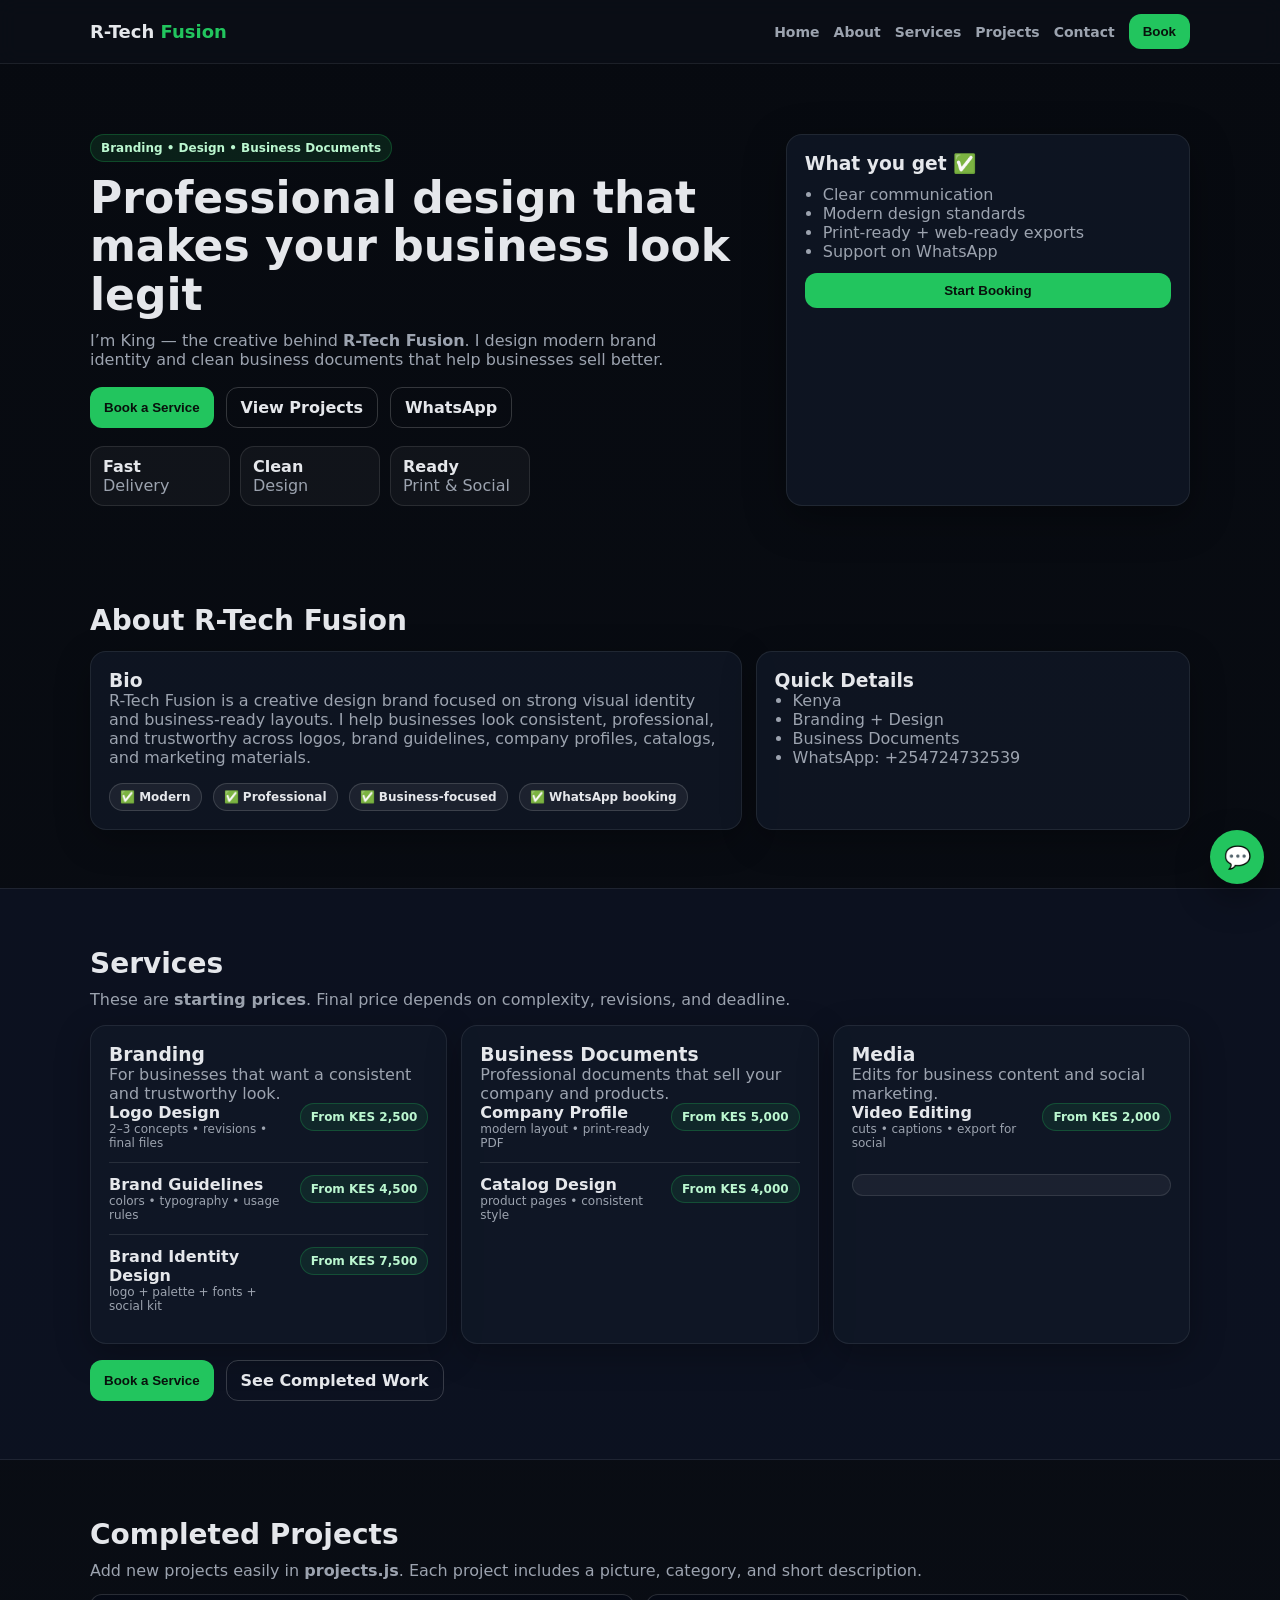
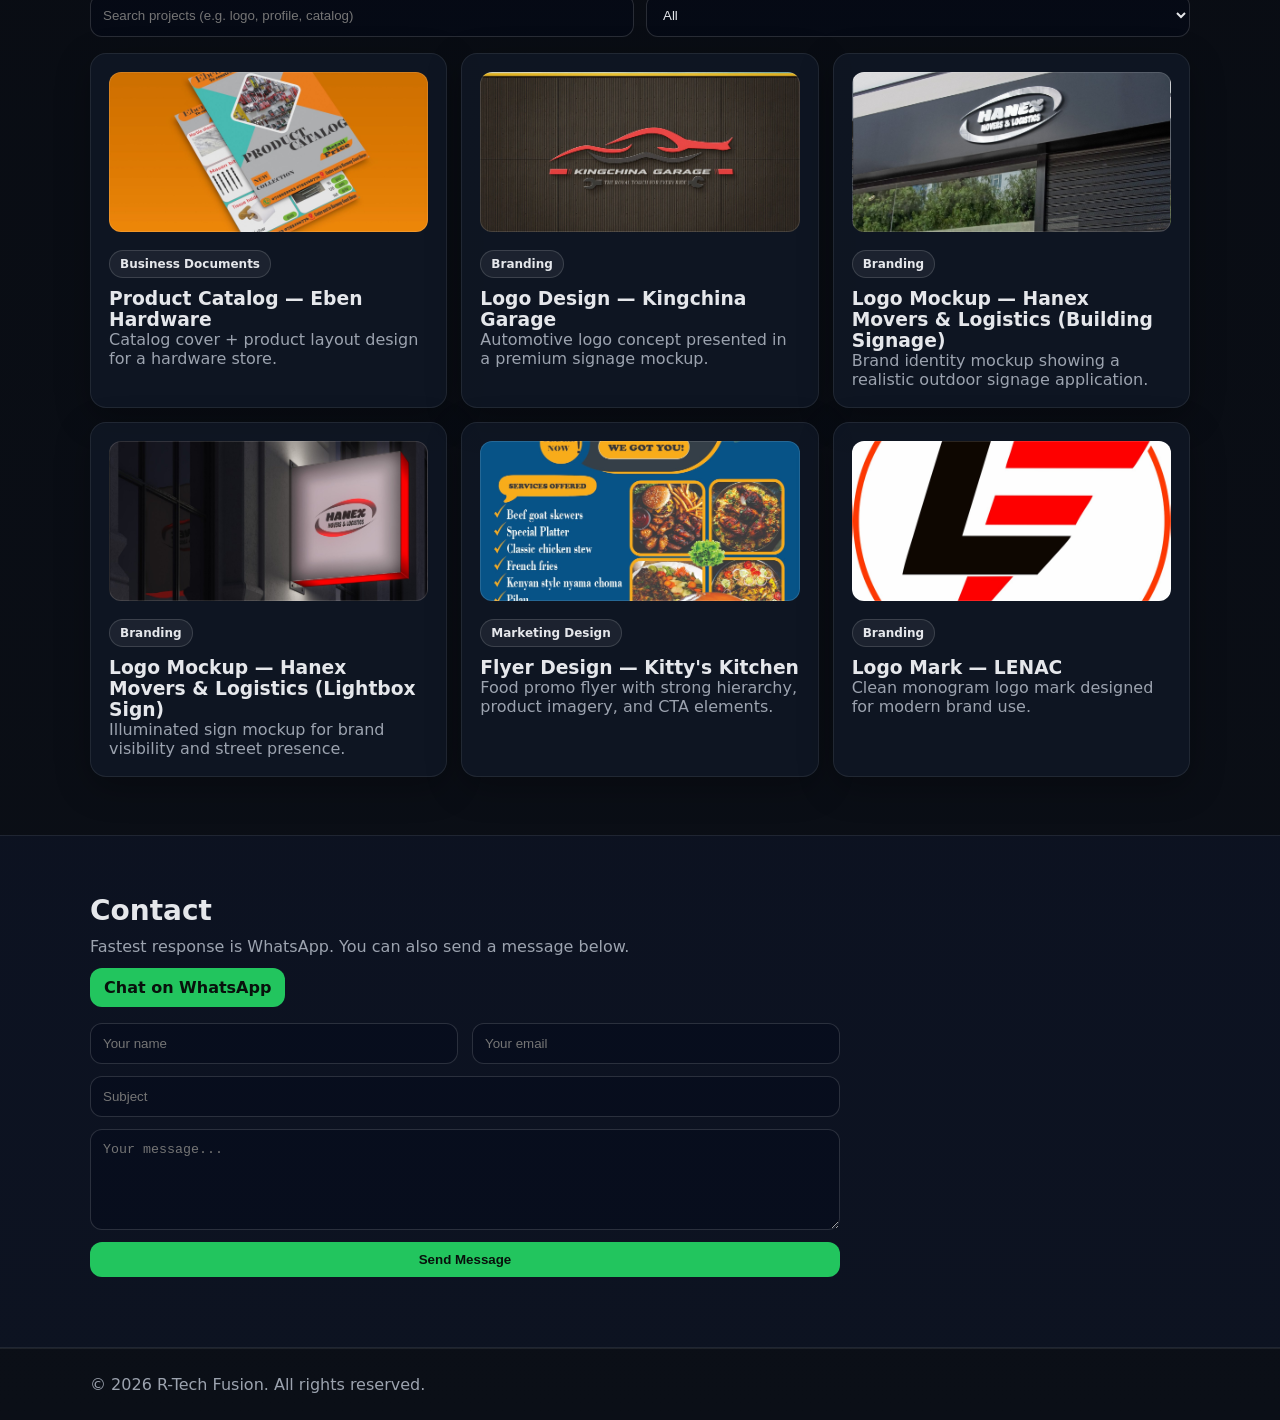
<file: index.html>
<!DOCTYPE html>
<html lang="en">
<head>
  <meta charset="UTF-8" />
  <meta name="viewport" content="width=device-width, initial-scale=1.0"/>
  <title>R-Tech Fusion | Portfolio</title>
  <link rel="stylesheet" href="style.css" />
</head>
<body>

  <header class="header">
    <div class="container nav">
      <a class="logo" href="#home">R-Tech <span>Fusion</span></a>

      <button class="menu-btn" id="menuBtn" aria-label="Toggle menu">☰</button>

      <nav id="navLinks">
        <a href="#home">Home</a>
        <a href="#about">About</a>
        <a href="#services">Services</a>
        <a href="#portfolio">Projects</a>
        <a href="#contact">Contact</a>
        <button class="btn btn-primary" id="openBooking">Book</button>
      </nav>
    </div>
  </header>

  <section id="home" class="hero">
    <div class="container hero-grid">
      <div>
        <p class="tag">Branding • Design • Business Documents</p>
        <h1>Professional design that makes your business look legit </h1>
        <p class="sub">
          I’m King — the creative behind <b>R-Tech Fusion</b>. I design modern brand identity and clean business
          documents that help businesses sell better.
        </p>

        <div class="hero-actions">
          <button class="btn btn-primary" id="openBooking2">Book a Service</button>
          <a class="btn btn-ghost" href="#portfolio">View Projects</a>
          <a class="btn btn-ghost" id="heroWhatsapp" href="#" target="_blank" rel="noopener">WhatsApp</a>
        </div>

        <div class="mini-stats">
          <div class="stat">
            <b>Fast</b><span class="muted">Delivery</span>
          </div>
          <div class="stat">
            <b>Clean</b><span class="muted">Design</span>
          </div>
          <div class="stat">
            <b>Ready</b><span class="muted">Print & Social</span>
          </div>
        </div>
      </div>

      <div class="hero-card">
        <h3>What you get ✅</h3>
        <ul class="muted list">
          <li>Clear communication</li>
          <li>Modern design standards</li>
          <li>Print-ready + web-ready exports</li>
          <li>Support on WhatsApp</li>
        </ul>
        <button class="btn btn-primary w-full" id="openBooking3">Start Booking</button>
      </div>
    </div>
  </section>

  <section id="about" class="section">
    <div class="container">
      <h2>About R-Tech Fusion</h2>
      <div class="about-grid">
        <div class="card">
          <h3>Bio</h3>
          <p class="muted">
            R-Tech Fusion is a creative design brand focused on strong visual identity and business-ready layouts.
            I help businesses look consistent, professional, and trustworthy across logos, brand guidelines, company profiles,
            catalogs, and marketing materials.
          </p>
          <div class="about-bullets">
            <span class="pill">✅ Modern</span>
            <span class="pill">✅ Professional</span>
            <span class="pill">✅ Business-focused</span>
            <span class="pill">✅ WhatsApp booking</span>
          </div>
        </div>

        <div class="card">
          <h3>Quick Details</h3>
          <ul class="muted list">
            <li> Kenya</li>
            <li> Branding + Design</li>
            <li> Business Documents</li>
            <li> WhatsApp: +254724732539</li>
          </ul>
        </div>
      </div>
    </div>
  </section>

  <section id="services" class="section alt">
    <div class="container">
      <h2>Services</h2>
      <p class="muted">
        These are <b>starting prices</b>. Final price depends on complexity, revisions, and deadline.
      </p>

      <div class="grid service-cats">
        <div class="card">
          <h3>Branding</h3>
          <p class="muted">For businesses that want a consistent and trustworthy look.</p>

          <div class="service-item">
            <div>
              <b>Logo Design</b>
              <p class="muted tiny">2–3 concepts • revisions • final files</p>
            </div>
            <span class="price">From KES 2,500</span>
          </div>

          <div class="service-item">
            <div>
              <b>Brand Guidelines</b>
              <p class="muted tiny">colors • typography • usage rules</p>
            </div>
            <span class="price">From KES 4,500</span>
          </div>

          <div class="service-item">
            <div>
              <b>Brand Identity Design</b>
              <p class="muted tiny">logo + palette + fonts + social kit</p>
            </div>
            <span class="price">From KES 7,500</span>
          </div>
        </div>

        <div class="card">
          <h3>Business Documents</h3>
          <p class="muted">Professional documents that sell your company and products.</p>

          <div class="service-item">
            <div>
              <b>Company Profile</b>
              <p class="muted tiny">modern layout • print-ready PDF</p>
            </div>
            <span class="price">From KES 5,000</span>
          </div>

          <div class="service-item">
            <div>
              <b>Catalog Design</b>
              <p class="muted tiny">product pages • consistent style</p>
            </div>
            <span class="price">From KES 4,000</span>
          </div>
        </div>

        <div class="card">
          <h3>Media</h3>
          <p class="muted">Edits for business content and social marketing.</p>

          <div class="service-item">
            <div>
              <b>Video Editing</b>
              <p class="muted tiny">cuts • captions • export for social</p>
            </div>
            <span class="price">From KES 2,000</span>
          </div>

          <div class="note">
            <p class="muted tiny">
            </p>
          </div>
        </div>
      </div>

      <div class="cta-row">
        <button class="btn btn-primary" id="openBooking4">Book a Service</button>
        <a class="btn btn-ghost" href="#portfolio">See Completed Work</a>
      </div>
    </div>
  </section>

  <section id="portfolio" class="section">
    <div class="container">
      <h2>Completed Projects</h2>
      <p class="muted">
        Add new projects easily in <b>projects.js</b>. Each project includes a picture, category, and short description.
      </p>

      <div class="portfolio-controls">
        <input id="searchInput" type="text" placeholder="Search projects (e.g. logo, profile, catalog)" />
        <select id="filterSelect">
          <option value="All">All Categories</option>
        </select>
      </div>

      <div id="projectsGrid" class="grid cards"></div>
    </div>
  </section>

  <section id="contact" class="section alt">
    <div class="container">
      <h2>Contact</h2>
      <p class="muted">Fastest response is WhatsApp. You can also send a message below.</p>

      <div class="contact-row">
        <a class="btn btn-primary" id="contactWhatsapp" href="#" target="_blank" rel="noopener">Chat on WhatsApp</a>
      </div>

      <form id="contactForm" class="form">
        <div class="grid form-grid">
          <input type="text" id="name" placeholder="Your name" required />
          <input type="email" id="email" placeholder="Your email" required />
        </div>

        <input type="text" id="subject" placeholder="Subject" required />
        <textarea id="message" placeholder="Your message..." rows="5" required></textarea>

        <button class="btn btn-primary" type="submit">Send Message</button>
        <p id="formStatus" class="muted tiny"></p>
      </form>
    </div>
  </section>

  <div class="modal" id="bookingModal" aria-hidden="true">
    <div class="modal-content">
      <div class="modal-header">
        <h3>Book a Service 📅</h3>
        <button class="icon-btn" id="closeBooking" aria-label="Close">✖</button>
      </div>

      <p class="muted">
        Fill this quick form and it will open WhatsApp with your booking details.
      </p>

      <form id="bookingForm" class="form" style="margin-top:12px;">
        <label class="muted label">Select Service</label>
        <select id="serviceSelect" required></select>

        <label class="muted label">Budget (KES)</label>
        <input id="budget" type="text" placeholder="e.g. 3000 - 8000" required />

        <label class="muted label">Deadline / Timeline</label>
        <input id="deadline" type="text" placeholder="e.g. 2 days / by Friday" required />

        <label class="muted label">Project Details</label>
        <textarea id="details" rows="4"
          placeholder="Brand name, style, colors, size, pages, references, anything important..." required></textarea>

        <button class="btn btn-primary" type="submit">Book via WhatsApp</button>
        <button class="btn btn-ghost" type="button" id="whatsappFromModal">WhatsApp Instead</button>

        <p class="tiny muted">
          No backend needed — your booking arrives on WhatsApp instantly.
        </p>
      </form>
    </div>
  </div>

  <a class="wa-float" id="waFloat" href="#" target="_blank" rel="noopener" aria-label="Chat on WhatsApp">💬</a>

  <footer class="footer">
    <div class="container">
      <p class="muted">© <span id="year"></span> R-Tech Fusion. All rights reserved.</p>
    </div>
  </footer>

  <script src="projects.js"></script>
  <script src="script.js"></script>
</body>
</html>
</file>
<file: style.css>
:root{
  --bg:#0b0f17;
  --card:#111827;
  --alt:#0f172a;
  --text:#e5e7eb;
  --muted:#9ca3af;
  --primary:#22c55e;
  --border: rgba(255,255,255,0.08);
}

*{ box-sizing:border-box; margin:0; padding:0; }
html{ scroll-behavior:smooth; }
body{
  font-family: system-ui, -apple-system, Segoe UI, Roboto, Arial, sans-serif;
  background: linear-gradient(180deg, #070a10, var(--bg));
  color: var(--text);
}

.container{
  width:min(1100px, 92%);
  margin-inline:auto;
}

.header{
  position:sticky; top:0; z-index:50;
  background: rgba(11,15,23,0.85);
  backdrop-filter: blur(10px);
  border-bottom:1px solid var(--border);
}

.nav{
  display:flex;
  align-items:center;
  justify-content:space-between;
  padding:14px 0;
  gap:12px;
}

.logo{
  font-weight:900;
  text-decoration:none;
  color:var(--text);
  font-size:18px;
}
.logo span{ color: var(--primary); }

.menu-btn{
  display:none;
  border:1px solid rgba(255,255,255,0.16);
  background: rgba(255,255,255,0.06);
  color: var(--text);
  padding:8px 10px;
  border-radius:12px;
  cursor:pointer;
  font-size:16px;
}

nav{
  display:flex;
  align-items:center;
  gap:14px;
  flex-wrap:wrap;
}
nav a{
  text-decoration:none;
  color:var(--muted);
  font-weight:700;
  font-size:14px;
}
nav a:hover{ color: var(--text); }

@media (max-width: 820px){
  .menu-btn{ display:inline-flex; }
  nav{
    display:none;
    width:100%;
    padding:10px 0 14px;
    border-top:1px solid var(--border);
  }
  nav.open{ display:flex; }
}

.hero{ padding:70px 0 40px; }
.hero-grid{
  display:grid;
  grid-template-columns: 1.25fr 0.75fr;
  gap:22px;
}
@media (max-width: 860px){
  .hero-grid{ grid-template-columns:1fr; }
}

.tag{
  display:inline-block;
  color: #bbf7d0;
  background: rgba(34,197,94,0.12);
  border:1px solid rgba(34,197,94,0.25);
  padding:6px 10px;
  border-radius:999px;
  margin-bottom:12px;
  font-weight:900;
  font-size:12px;
}

h1{
  font-size: clamp(30px, 4vw, 44px);
  line-height:1.1;
}
.sub{
  margin-top:12px;
  color: var(--muted);
  max-width: 60ch;
}

.hero-actions{
  display:flex;
  gap:12px;
  margin-top:18px;
  flex-wrap:wrap;
}

.mini-stats{
  margin-top:18px;
  display:flex;
  gap:10px;
  flex-wrap:wrap;
}
.stat{
  padding:10px 12px;
  border-radius:14px;
  border:1px solid rgba(255,255,255,0.10);
  background: rgba(255,255,255,0.04);
  min-width: 140px;
}
.stat b{ display:block; }
.stat span{ display:block; }

.hero-card{
  background: rgba(17,24,39,0.75);
  border: 1px solid var(--border);
  border-radius:16px;
  padding:18px;
  box-shadow: 0 12px 40px rgba(0,0,0,0.35);
}
.hero-card h3{ margin-bottom:10px; }
.list{ padding-left: 18px; }
.w-full{ width:100%; margin-top:12px; }

.section{ padding:58px 0; }
.section.alt{
  background: rgba(15,23,42,0.55);
  border-top:1px solid var(--border);
  border-bottom:1px solid var(--border);
}

h2{ font-size:28px; margin-bottom:10px; }
.muted{ color: var(--muted); }
.tiny{ font-size:12px; }

.grid{ display:grid; gap:14px; }
.cards{
  grid-template-columns: repeat(3, 1fr);
  margin-top:16px;
}
@media (max-width: 900px){
  .cards{ grid-template-columns: 1fr; }
}

.card{
  background: rgba(17,24,39,0.75);
  border: 1px solid var(--border);
  border-radius:16px;
  padding:18px;
  box-shadow: 0 10px 35px rgba(0,0,0,0.28);
}

.btn{
  border:none;
  cursor:pointer;
  padding:10px 14px;
  border-radius:12px;
  font-weight:900;
  text-decoration:none;
  display:inline-flex;
  align-items:center;
  justify-content:center;
  gap:8px;
}
.btn-primary{
  background: var(--primary);
  color:#08110c;
}
.btn-primary:hover{ filter: brightness(0.95); }
.btn-ghost{
  background: transparent;
  border: 1px solid rgba(255,255,255,0.18);
  color: var(--text);
}
.btn-ghost:hover{ border-color: rgba(255,255,255,0.30); }

.about-grid{
  display:grid;
  grid-template-columns: 1.2fr 0.8fr;
  gap:14px;
  margin-top:14px;
}
@media (max-width:900px){ .about-grid{ grid-template-columns:1fr; } }

.pill{
  display:inline-flex;
  padding:6px 10px;
  border-radius:999px;
  border:1px solid rgba(255,255,255,0.14);
  background: rgba(255,255,255,0.06);
  font-size:12px;
  font-weight:900;
  margin: 6px 6px 0 0;
}
.about-bullets{ margin-top:10px; }

.service-cats{
  grid-template-columns: repeat(3, 1fr);
  margin-top:16px;
}
@media (max-width: 900px){ .service-cats{ grid-template-columns:1fr; } }

.service-item{
  display:flex;
  align-items:flex-start;
  justify-content:space-between;
  gap:12px;
  padding:12px 0;
  border-top:1px solid rgba(255,255,255,0.10);
}
.service-item:first-of-type{ border-top:none; padding-top:0; }

.price{
  font-weight:900;
  white-space:nowrap;
  border:1px solid rgba(34,197,94,0.25);
  background: rgba(34,197,94,0.10);
  padding:6px 10px;
  border-radius:999px;
  font-size:12px;
  color: #bbf7d0;
}

.note{
  margin-top:12px;
  padding:10px;
  border-radius:12px;
  border:1px solid rgba(255,255,255,0.10);
  background: rgba(255,255,255,0.05);
}

.cta-row{
  display:flex;
  gap:12px;
  margin-top:16px;
  flex-wrap:wrap;
}

.portfolio-controls{
  margin-top:14px;
  display:flex;
  gap:12px;
  flex-wrap:wrap;
}
.portfolio-controls input, .portfolio-controls select{
  flex:1;
  min-width: 220px;
}

.project .thumb{
  height:160px;
  border-radius:12px;
  background: linear-gradient(135deg, rgba(34,197,94,0.18), rgba(255,255,255,0.06));
  border: 1px solid rgba(255,255,255,0.12);
  margin-bottom:12px;
  background-size: cover;
  background-position: center;
}
.project-meta{ margin-bottom:10px; }

.form{
  margin-top:16px;
  display:grid;
  gap:12px;
  max-width: 750px;
}
.form-grid{
  grid-template-columns: 1fr 1fr;
}
@media (max-width: 700px){
  .form-grid{ grid-template-columns:1fr; }
}
.label{ font-weight:800; }

input, textarea, select{
  width:100%;
  background: rgba(2,6,23,0.35);
  border: 1px solid rgba(255,255,255,0.14);
  color: var(--text);
  border-radius:12px;
  padding:12px 12px;
  outline:none;
}
input:focus, textarea:focus, select:focus{
  border-color: rgba(34,197,94,0.55);
}

.contact-row{ margin-top: 12px; }

.modal{
  position: fixed;
  inset:0;
  background: rgba(0,0,0,0.55);
  display:none;
  align-items:center;
  justify-content:center;
  padding:16px;
}
.modal.show{ display:flex; }
.modal-content{
  width:min(560px, 100%);
  background: rgba(17,24,39,0.95);
  border:1px solid var(--border);
  border-radius:16px;
  padding:16px;
}
.modal-header{
  display:flex;
  align-items:center;
  justify-content:space-between;
  gap:10px;
  margin-bottom:10px;
}
.icon-btn{
  border:none;
  background: transparent;
  color: var(--text);
  cursor:pointer;
  font-size:16px;
}

.wa-float{
  position: fixed;
  right: 16px;
  bottom: 16px;
  width: 54px;
  height: 54px;
  border-radius: 999px;
  background: var(--primary);
  color: #08110c;
  font-size: 22px;
  display:flex;
  align-items:center;
  justify-content:center;
  text-decoration:none;
  box-shadow: 0 14px 35px rgba(0,0,0,0.35);
}

.footer{
  padding:26px 0;
  border-top:1px solid var(--border);
}
</file>
